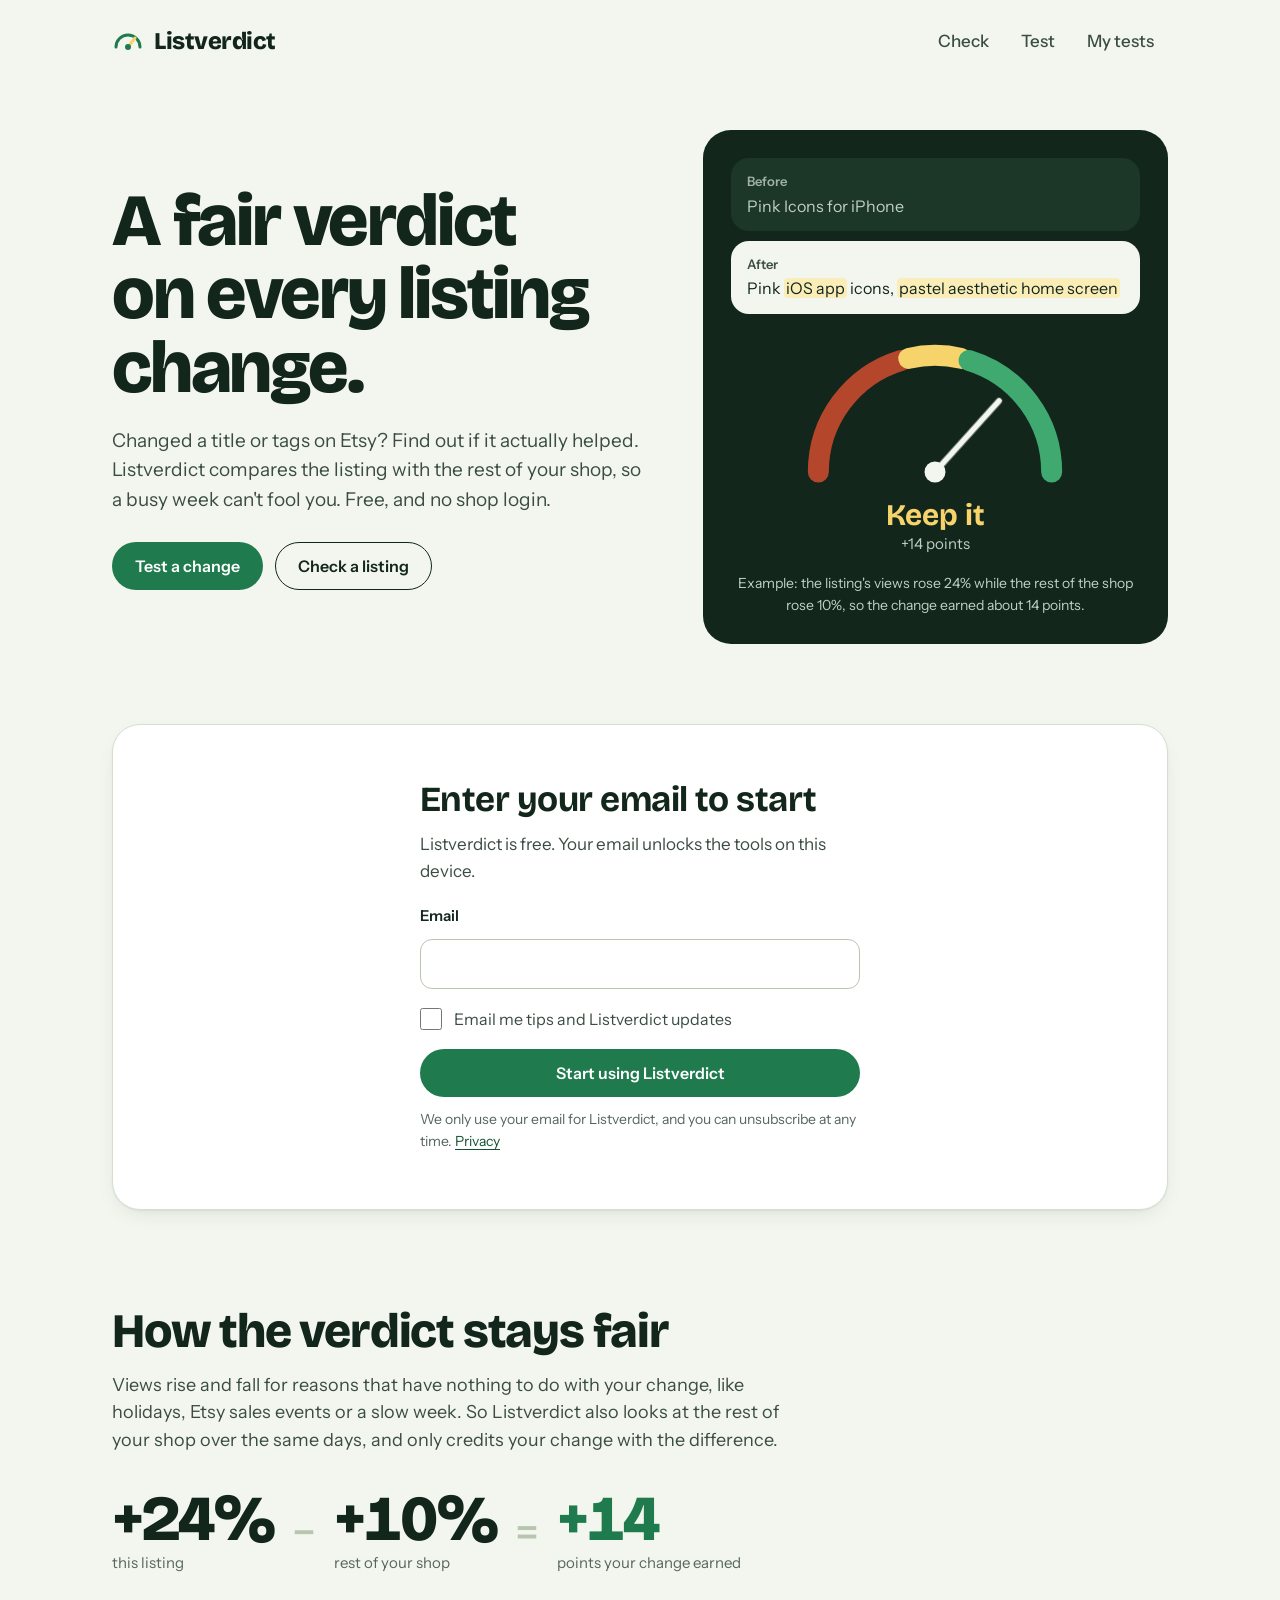
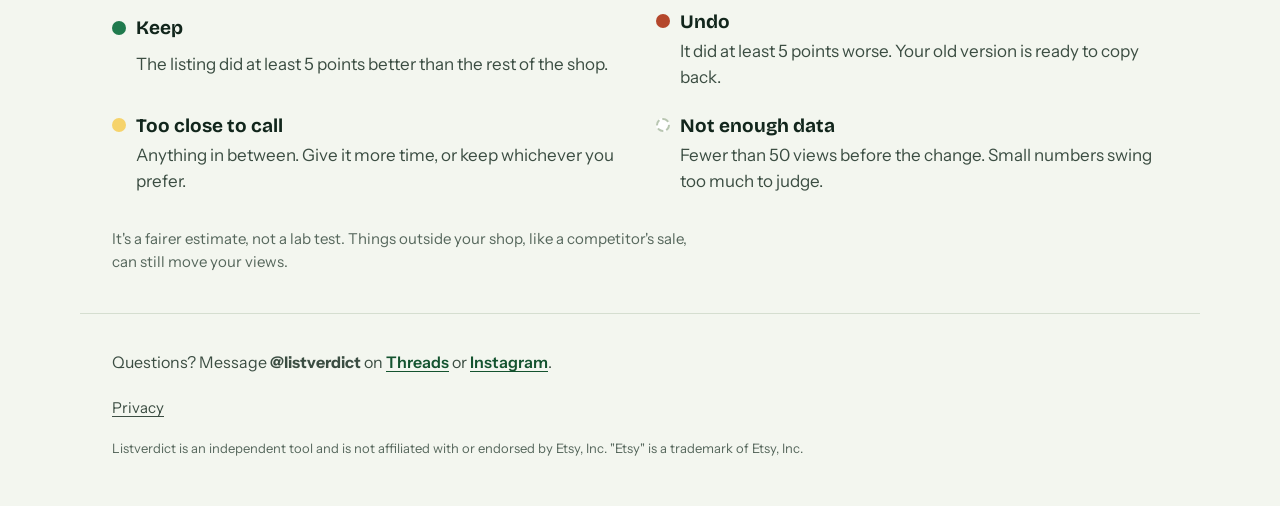
<file: index.html>
<!doctype html>
<html lang="en">
<head>
  <meta charset="utf-8">
  <meta name="viewport" content="width=device-width, initial-scale=1">
  <title>Listverdict: a fair verdict on every listing change</title>
  <meta name="description" content="A free tool for Etsy sellers. Check a listing, test a change, and get a fair keep-or-undo verdict that accounts for your whole shop.">
  <meta name="theme-color" content="#1F7A4D">
  <meta property="og:title" content="Listverdict">
  <meta property="og:description" content="A fair verdict on every listing change. Free.">
  <meta property="og:type" content="website">
  <link rel="icon" href="favicon.svg" type="image/svg+xml">
  <link rel="preconnect" href="https://fonts.googleapis.com">
  <link rel="preconnect" href="https://fonts.gstatic.com" crossorigin>
  <link rel="stylesheet" href="https://fonts.googleapis.com/css2?family=Bricolage+Grotesque:opsz,wght@12..96,500;12..96,700;12..96,800&family=Instrument+Sans:wght@400;500;600&display=swap">
  <link rel="stylesheet" href="style.css">
</head>
<body>
  <a class="skip-link" href="#app">Skip to the tool</a>

  <header class="site-header">
    <a class="brand" href="#top" aria-label="Listverdict home">
      <svg class="brand-mark" viewBox="0 0 32 32" aria-hidden="true">
        <path d="M4 22a12 12 0 0 1 24 0" fill="none" stroke="currentColor" stroke-width="3" stroke-linecap="round"/>
        <path d="M16 22l7-9" fill="none" stroke="#F6D36B" stroke-width="3" stroke-linecap="round"/>
        <circle cx="16" cy="22" r="3" fill="currentColor"/>
      </svg>
      <span>Listverdict</span>
    </a>
    <nav class="site-nav" aria-label="Tools">
      <a href="#app" data-go="check">Check</a>
      <a href="#app" data-go="test">Test</a>
      <a href="#app" data-go="tests">My tests</a>
    </nav>
  </header>

  <main id="top">
    <section class="hero">
      <div class="hero-copy">
        <h1>A fair verdict on every listing change.</h1>
        <p class="lede">Changed a title or tags on Etsy? Find out if it actually helped. Listverdict compares the listing with the rest of your shop, so a busy week can't fool you. Free, and no shop login.</p>
        <div class="hero-actions">
          <a class="btn btn-primary" href="#app" data-go="test">Test a change</a>
          <a class="btn btn-ghost" href="#app" data-go="check">Check a listing</a>
        </div>
      </div>

      <figure class="hero-demo" aria-label="Example verdict">
        <div class="demo-cards">
          <div class="demo-card demo-old">
            <span class="demo-tag">Before</span>
            <p>Pink Icons for iPhone</p>
          </div>
          <div class="demo-card demo-new">
            <span class="demo-tag">After</span>
            <p>Pink <mark>iOS app</mark> icons, <mark>pastel aesthetic home screen</mark></p>
          </div>
        </div>
        <div class="demo-meter">
          <svg class="meter" viewBox="0 0 240 140" aria-hidden="true">
            <path class="meter-zone zone-undo" d="M20 120 A100 100 0 0 1 90.8 24.4"/>
            <path class="meter-zone zone-close" d="M97.5 22.6 A100 100 0 0 1 142.5 22.6"/>
            <path class="meter-zone zone-keep" d="M149.2 24.4 A100 100 0 0 1 220 120"/>
            <g class="needle" style="--deg: 42deg">
              <line x1="120" y1="120" x2="120" y2="38"/>
            </g>
            <circle class="needle-hub" cx="120" cy="120" r="9"/>
          </svg>
          <div class="demo-result">
            <strong>Keep it</strong>
            <span>+14 points</span>
          </div>
        </div>
        <figcaption>Example: the listing's views rose 24% while the rest of the shop rose 10%, so the change earned about 14 points.</figcaption>
      </figure>
    </section>

    <section id="app" class="app" aria-label="Listverdict tools">
      <!-- Email gate: shown until the visitor enters an email on this device -->
      <div class="gate" id="gate">
        <form class="gate-form" id="gate-form" novalidate>
          <h2>Enter your email to start</h2>
          <p>Listverdict is free. Your email unlocks the tools on this device.</p>
          <label class="field-label" for="gate-email">Email</label>
          <input class="input" id="gate-email" name="email" type="email" autocomplete="email" inputmode="email" required>
          <label class="checkbox">
            <input type="checkbox" id="gate-consent" name="consent">
            <span>Email me tips and Listverdict updates</span>
          </label>
          <button class="btn btn-primary btn-wide" type="submit" id="gate-submit">Start using Listverdict</button>
          <p class="form-error" id="gate-error" role="alert"></p>
          <p class="fine">We only use your email for Listverdict, and you can unsubscribe at any time. <a href="privacy.html">Privacy</a></p>
        </form>
      </div>

      <div class="tool" id="tool" hidden>
        <div class="tabs" role="tablist" aria-label="Choose a tool">
          <button class="tab" role="tab" id="tab-check" aria-controls="panel-check" data-tab="check">Check a listing</button>
          <button class="tab" role="tab" id="tab-test" aria-controls="panel-test" data-tab="test">Test a change</button>
          <button class="tab" role="tab" id="tab-tests" aria-controls="panel-tests" data-tab="tests">My tests <span class="tab-count" id="tests-count"></span></button>
        </div>

        <!-- Check a listing -->
        <div class="panel" role="tabpanel" id="panel-check" aria-labelledby="tab-check">
          <div class="check-grid">
            <div class="check-inputs">
              <div class="field">
                <div class="field-head">
                  <label class="field-label" for="check-title">Title</label>
                  <span class="counter" id="check-title-count">0 / 140</span>
                </div>
                <textarea class="input" id="check-title" rows="3" placeholder="Paste your listing title"></textarea>
              </div>
              <div class="field">
                <div class="field-head">
                  <span class="field-label" id="check-tags-label">Tags</span>
                  <span class="counter" id="check-tags-count">0 / 13</span>
                </div>
                <div class="chips" data-chips="check-tags" aria-labelledby="check-tags-label"></div>
                <p class="hint">Press Enter or type a comma after each tag. You can paste them all at once.</p>
              </div>
              <div class="field">
                <div class="field-head">
                  <label class="field-label" for="check-desc">First lines of the description <span class="optional">(optional)</span></label>
                  <span class="counter" id="check-desc-count">0</span>
                </div>
                <textarea class="input" id="check-desc" rows="3" placeholder="Paste the start of your description"></textarea>
              </div>
            </div>
            <div class="check-results" aria-live="polite">
              <h3 class="results-title" id="check-summary">Paste a title to see tips</h3>
              <ul class="tips" id="check-tips"></ul>
            </div>
          </div>
        </div>

        <!-- Test a change (step by step) -->
        <div class="panel" role="tabpanel" id="panel-test" aria-labelledby="tab-test" hidden>
          <div class="progress" aria-hidden="true"><span class="progress-bar" id="wiz-bar"></span></div>
          <p class="step-count" id="wiz-count">Step 1 of 5</p>

          <form class="wizard" id="wizard" novalidate>
            <fieldset class="step" data-step="1">
              <legend class="step-title">Which listing are you changing?</legend>
              <p class="step-help">A short name so you can find this test later.</p>
              <input class="input input-big" id="wiz-name" type="text" maxlength="60" placeholder="e.g. Pink icon pack">
            </fieldset>

            <fieldset class="step" data-step="2" hidden>
              <legend class="step-title">Paste the version that's live now</legend>
              <p class="step-help">This is your backup. If the change doesn't work, you'll copy it back from here.</p>
              <div class="field">
                <div class="field-head">
                  <label class="field-label" for="wiz-old-title">Current title</label>
                  <span class="counter" id="wiz-old-title-count">0 / 140</span>
                </div>
                <textarea class="input" id="wiz-old-title" rows="3"></textarea>
              </div>
              <div class="field">
                <div class="field-head">
                  <span class="field-label" id="wiz-old-tags-label">Current tags <span class="optional">(optional)</span></span>
                  <span class="counter" id="wiz-old-tags-count">0 / 13</span>
                </div>
                <div class="chips" data-chips="wiz-old-tags" aria-labelledby="wiz-old-tags-label"></div>
              </div>
            </fieldset>

            <fieldset class="step" data-step="3" hidden>
              <legend class="step-title">Write the new version</legend>
              <p class="step-help">We've copied your current version in. Change only one or two things, so you know what made the difference.</p>
              <div class="field">
                <div class="field-head">
                  <label class="field-label" for="wiz-new-title">New title</label>
                  <span class="counter" id="wiz-new-title-count">0 / 140</span>
                </div>
                <textarea class="input" id="wiz-new-title" rows="3"></textarea>
              </div>
              <div class="field">
                <div class="field-head">
                  <span class="field-label" id="wiz-new-tags-label">New tags <span class="optional">(optional)</span></span>
                  <span class="counter" id="wiz-new-tags-count">0 / 13</span>
                </div>
                <div class="chips" data-chips="wiz-new-tags" aria-labelledby="wiz-new-tags-label"></div>
              </div>
            </fieldset>

            <fieldset class="step" data-step="4" hidden>
              <legend class="step-title">Views from the 14 days before the change</legend>
              <p class="step-help">In Etsy, open Shop Manager, then Stats. Set the date range to the last 14 days. Use views for both numbers.</p>
              <div class="number-pair">
                <div class="field">
                  <label class="field-label" for="wiz-before-listing">This listing's views</label>
                  <input class="input input-big" id="wiz-before-listing" type="number" inputmode="numeric" min="0" step="1">
                </div>
                <div class="field">
                  <label class="field-label" for="wiz-before-shop">Whole shop's views</label>
                  <input class="input input-big" id="wiz-before-shop" type="number" inputmode="numeric" min="0" step="1">
                </div>
              </div>
            </fieldset>

            <fieldset class="step" data-step="5" hidden>
              <legend class="step-title">Now make the change on Etsy</legend>
              <p class="step-help">Copy your new version into the listing, save it on Etsy, then start the test here.</p>
              <div class="swap" id="wiz-swap"></div>
            </fieldset>

            <p class="form-error" id="wiz-error" role="alert"></p>
            <div class="wizard-nav">
              <button class="btn btn-ghost" type="button" id="wiz-back">Back</button>
              <button class="btn btn-primary" type="submit" id="wiz-next">Next</button>
            </div>
          </form>
        </div>

        <!-- My tests -->
        <div class="panel" role="tabpanel" id="panel-tests" aria-labelledby="tab-tests" hidden>
          <div class="tests-empty" id="tests-empty">
            <h3>No tests yet</h3>
            <p>Start one and it will appear here with a countdown to its verdict.</p>
            <button class="btn btn-primary" type="button" data-tab-go="test">Test a change</button>
          </div>
          <ul class="tests" id="tests-list"></ul>
          <div class="backup">
            <p>Your tests are saved in this browser only. Download a backup to keep them safe or move them to another device.</p>
            <div class="backup-actions">
              <button class="btn btn-small" type="button" id="backup-download">Download backup</button>
              <label class="btn btn-small btn-file">Restore backup<input type="file" id="backup-restore" accept="application/json,.json"></label>
            </div>
            <p class="form-error" id="backup-error" role="alert"></p>
          </div>
        </div>
      </div>
    </section>

    <section class="fair">
      <div class="fair-copy">
        <h2>How the verdict stays fair</h2>
        <p>Views rise and fall for reasons that have nothing to do with your change, like holidays, Etsy sales events or a slow week. So Listverdict also looks at the rest of your shop over the same days, and only credits your change with the difference.</p>
      </div>
      <div class="equation" aria-label="This listing up 24 percent, minus the rest of your shop up 10 percent, equals 14 points earned by your change">
        <div class="eq-term"><span class="eq-num">+24%</span><span class="eq-label">this listing</span></div>
        <span class="eq-op" aria-hidden="true">−</span>
        <div class="eq-term"><span class="eq-num">+10%</span><span class="eq-label">rest of your shop</span></div>
        <span class="eq-op" aria-hidden="true">=</span>
        <div class="eq-term eq-answer"><span class="eq-num">+14</span><span class="eq-label">points your change earned</span></div>
      </div>
      <dl class="rules">
        <div><dt class="rule-keep">Keep</dt><dd>The listing did at least 5 points better than the rest of the shop.</dd></div>
        <div><dt class="rule-undo">Undo</dt><dd>It did at least 5 points worse. Your old version is ready to copy back.</dd></div>
        <div><dt class="rule-close">Too close to call</dt><dd>Anything in between. Give it more time, or keep whichever you prefer.</dd></div>
        <div><dt class="rule-data">Not enough data</dt><dd>Fewer than 50 views before the change. Small numbers swing too much to judge.</dd></div>
      </dl>
      <p class="fair-note">It's a fairer estimate, not a lab test. Things outside your shop, like a competitor's sale, can still move your views.</p>
    </section>
  </main>

  <footer class="site-footer">
    <p class="footer-kofi" id="kofi-wrap" hidden>Listverdict is free. If it helped, you can <a id="kofi-link" href="#" target="_blank" rel="noopener">buy me a coffee</a>.</p>
    <p class="footer-contact">Questions? Message <strong>@listverdict</strong> on <a href="https://www.threads.com/@listverdict" target="_blank" rel="noopener">Threads</a> or <a href="https://www.instagram.com/listverdict/" target="_blank" rel="noopener">Instagram</a>.</p>
    <p class="footer-links"><a href="privacy.html">Privacy</a></p>
    <p class="footer-legal">Listverdict is an independent tool and is not affiliated with or endorsed by Etsy, Inc. "Etsy" is a trademark of Etsy, Inc.</p>
  </footer>

  <dialog class="dialog" id="results-dialog" aria-labelledby="results-title">
    <form method="dialog" class="dialog-close-form"><button class="dialog-x" aria-label="Close">×</button></form>
    <div id="results-body"></div>
  </dialog>

  <div class="toast" id="toast" role="status" aria-live="polite"></div>

  <script src="script.js" defer></script>
</body>
</html>
</file>
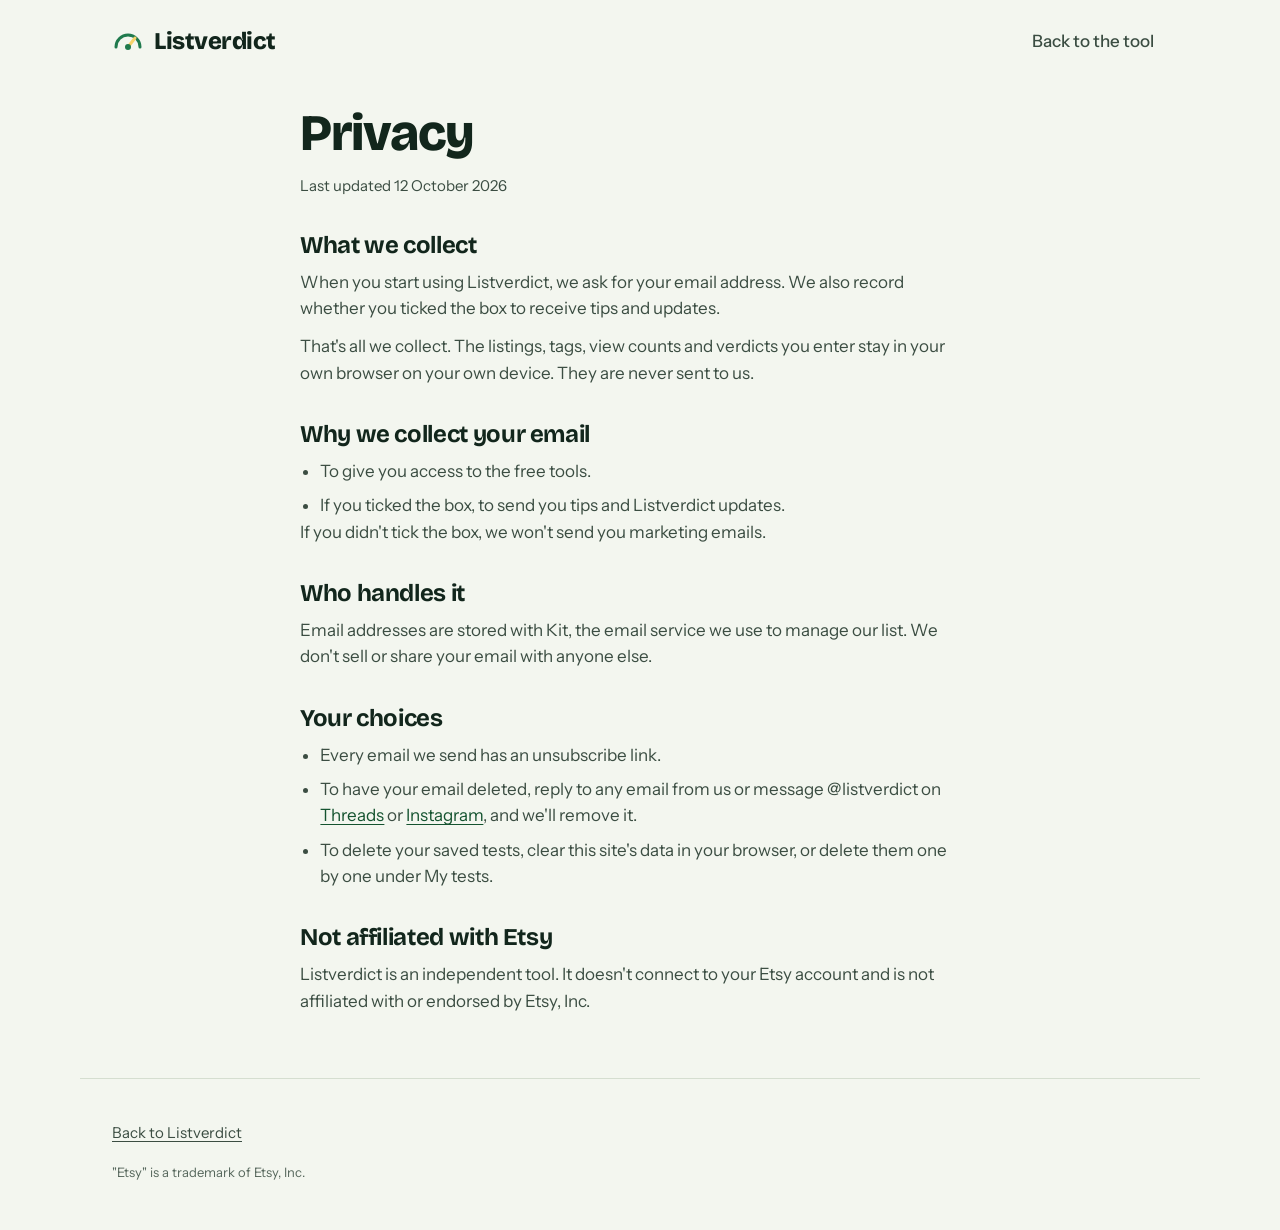
<file: privacy.html>
<!doctype html>
<html lang="en">
<head>
  <meta charset="utf-8">
  <meta name="viewport" content="width=device-width, initial-scale=1">
  <title>Privacy | Listverdict</title>
  <meta name="description" content="What Listverdict collects and why.">
  <meta name="theme-color" content="#1F7A4D">
  <link rel="icon" href="favicon.svg" type="image/svg+xml">
  <link rel="preconnect" href="https://fonts.googleapis.com">
  <link rel="preconnect" href="https://fonts.gstatic.com" crossorigin>
  <link rel="stylesheet" href="https://fonts.googleapis.com/css2?family=Bricolage+Grotesque:opsz,wght@12..96,500;12..96,700;12..96,800&family=Instrument+Sans:wght@400;500;600&display=swap">
  <link rel="stylesheet" href="style.css">
  <style>
    .prose { max-width: 720px; margin: 0 auto; padding: 24px 20px 64px; }
    .prose h1 { font-size: clamp(2.2rem, 7vw, 3.2rem); font-weight: 800; letter-spacing: -0.025em; margin-bottom: 12px; }
    .prose h2 { font-size: 1.5rem; margin: 36px 0 10px; }
    .prose p, .prose li { color: var(--ink-2); max-width: 38em; }
    .prose p + p { margin-top: 12px; }
    .prose ul { padding-left: 1.2em; margin: 10px 0 0; display: grid; gap: 8px; }
    .updated { color: var(--muted); font-size: 15px; }
  </style>
</head>
<body>
  <header class="site-header">
    <a class="brand" href="index.html" aria-label="Listverdict home">
      <svg class="brand-mark" viewBox="0 0 32 32" aria-hidden="true">
        <path d="M4 22a12 12 0 0 1 24 0" fill="none" stroke="currentColor" stroke-width="3" stroke-linecap="round"/>
        <path d="M16 22l7-9" fill="none" stroke="#F6D36B" stroke-width="3" stroke-linecap="round"/>
        <circle cx="16" cy="22" r="3" fill="currentColor"/>
      </svg>
      <span>Listverdict</span>
    </a>
    <nav class="site-nav" aria-label="Site">
      <a href="index.html">Back to the tool</a>
    </nav>
  </header>

  <main class="prose">
    <h1>Privacy</h1>
    <p class="updated">Last updated 12 October 2026</p>

    <h2>What we collect</h2>
    <p>When you start using Listverdict, we ask for your email address. We also record whether you ticked the box to receive tips and updates.</p>
    <p>That's all we collect. The listings, tags, view counts and verdicts you enter stay in your own browser on your own device. They are never sent to us.</p>

    <h2>Why we collect your email</h2>
    <ul>
      <li>To give you access to the free tools.</li>
      <li>If you ticked the box, to send you tips and Listverdict updates.</li>
    </ul>
    <p>If you didn't tick the box, we won't send you marketing emails.</p>

    <h2>Who handles it</h2>
    <p>Email addresses are stored with Kit, the email service we use to manage our list. We don't sell or share your email with anyone else.</p>

    <h2>Your choices</h2>
    <ul>
      <li>Every email we send has an unsubscribe link.</li>
      <li>To have your email deleted, reply to any email from us or message @listverdict on <a href="https://www.threads.com/@listverdict" target="_blank" rel="noopener">Threads</a> or <a href="https://www.instagram.com/listverdict/" target="_blank" rel="noopener">Instagram</a>, and we'll remove it.</li>
      <li>To delete your saved tests, clear this site's data in your browser, or delete them one by one under My tests.</li>
    </ul>

    <h2>Not affiliated with Etsy</h2>
    <p>Listverdict is an independent tool. It doesn't connect to your Etsy account and is not affiliated with or endorsed by Etsy, Inc.</p>
  </main>

  <footer class="site-footer">
    <p class="footer-links"><a href="index.html">Back to Listverdict</a></p>
    <p class="footer-legal">"Etsy" is a trademark of Etsy, Inc.</p>
  </footer>
</body>
</html>
</file>
<file: style.css>
/* Listverdict styles
   Colours and type live in the :root tokens below, so the look can be changed in one place. */

:root {
  --leaf: #1F7A4D;
  --leaf-deep: #14532F;
  --leaf-soft: #E2F0E4;
  --forest: #12261C;
  --forest-2: #1C3628;
  --paper: #F3F6EF;
  --card: #FFFFFF;
  --sun: #F6D36B;
  --sun-soft: #FBEDB8;
  --brick: #B4472B;
  --brick-soft: #F8E1D9;
  --amber-ink: #7A5200;
  --ink: #12261C;
  --ink-2: #3B4D42;
  --muted: #56675C;
  --line: #D5DED0;
  --line-strong: #B8C6B1;

  --font-display: "Bricolage Grotesque", "Avenir Next", system-ui, sans-serif;
  --font-body: "Instrument Sans", system-ui, -apple-system, "Segoe UI", sans-serif;

  --r-panel: 28px;
  --r-card: 18px;
  --r-input: 12px;
  --shadow: 0 1px 2px rgba(18, 38, 28, .06), 0 8px 24px -12px rgba(18, 38, 28, .18);

  color-scheme: light;
}

*, *::before, *::after { box-sizing: border-box; }

html { -webkit-text-size-adjust: 100%; scroll-behavior: smooth; }

body {
  margin: 0;
  background: var(--paper);
  color: var(--ink);
  font-family: var(--font-body);
  font-size: 17px;
  line-height: 1.55;
}

img, svg { display: block; max-width: 100%; }

a { color: var(--leaf-deep); text-underline-offset: 3px; }
a:hover { color: var(--leaf); }

h1, h2, h3 {
  font-family: var(--font-display);
  line-height: 1.08;
  letter-spacing: -0.015em;
  margin: 0;
}

p { margin: 0; }

button, input, textarea { font: inherit; color: inherit; }

:focus-visible {
  outline: 3px solid var(--leaf);
  outline-offset: 2px;
  border-radius: 6px;
}

[hidden] { display: none !important; }

.skip-link {
  position: absolute;
  left: 12px;
  top: -60px;
  background: var(--forest);
  color: #fff;
  padding: 10px 16px;
  border-radius: 10px;
  z-index: 50;
}
.skip-link:focus { top: 12px; color: #fff; }

/* ---------- Header ---------- */

.site-header {
  max-width: 1120px;
  margin: 0 auto;
  padding: 18px 20px;
  display: flex;
  flex-wrap: wrap;
  align-items: center;
  justify-content: space-between;
  gap: 12px 24px;
}

.brand {
  display: inline-flex;
  align-items: center;
  gap: 10px;
  text-decoration: none;
  color: var(--forest);
  font-family: var(--font-display);
  font-weight: 800;
  font-size: 24px;
  letter-spacing: -0.02em;
  min-height: 44px;
}
.brand:hover { color: var(--forest); }
.brand-mark { width: 32px; height: 32px; color: var(--leaf); }

.site-nav { display: flex; gap: 4px; flex-wrap: wrap; }
.site-nav a {
  text-decoration: none;
  color: var(--ink-2);
  font-weight: 500;
  padding: 10px 14px;
  border-radius: 999px;
  min-height: 44px;
  display: inline-flex;
  align-items: center;
}
.site-nav a:hover { background: var(--leaf-soft); color: var(--forest); }

/* ---------- Buttons ---------- */

.btn {
  display: inline-flex;
  align-items: center;
  justify-content: center;
  gap: 8px;
  min-height: 48px;
  padding: 0 22px;
  border-radius: 999px;
  border: 1.5px solid transparent;
  font-weight: 600;
  font-size: 16px;
  text-decoration: none;
  cursor: pointer;
  transition: background-color .15s ease, transform .15s ease, border-color .15s ease;
}
.btn:active { transform: translateY(1px); }
.btn:disabled { opacity: .55; cursor: not-allowed; }

.btn-primary { background: var(--leaf); color: #fff; }
.btn-primary:hover { background: var(--leaf-deep); color: #fff; }

.btn-ghost { background: transparent; border-color: var(--forest); color: var(--forest); }
.btn-ghost:hover { background: var(--forest); color: #fff; }

.btn-small {
  min-height: 44px;
  padding: 0 16px;
  font-size: 15px;
  background: var(--card);
  border-color: var(--line-strong);
  color: var(--forest);
}
.btn-small:hover { border-color: var(--forest); }

.btn-wide { width: 100%; }

.btn-file { position: relative; overflow: hidden; }
.btn-file input {
  position: absolute;
  inset: 0;
  opacity: 0;
  cursor: pointer;
}
.btn-file:focus-within { outline: 3px solid var(--leaf); outline-offset: 2px; }

/* ---------- Hero ---------- */

.hero {
  max-width: 1120px;
  margin: 0 auto;
  padding: 28px 20px 56px;
  display: grid;
  gap: 40px;
  align-items: center;
}

.hero h1 {
  font-size: clamp(2.5rem, 8vw, 4.6rem);
  font-weight: 800;
  line-height: 1.0;
  letter-spacing: -0.03em;
  max-width: 11ch;
}

.lede {
  margin-top: 20px;
  font-size: 19px;
  color: var(--ink-2);
  max-width: 34em;
}

.hero-actions { margin-top: 28px; display: flex; flex-wrap: wrap; gap: 12px; }

.hero-demo {
  margin: 0;
  background: var(--forest);
  color: #F3F6EF;
  border-radius: var(--r-panel);
  padding: 22px;
  display: grid;
  gap: 18px;
}

.demo-cards { display: grid; gap: 10px; }

.demo-card {
  border-radius: var(--r-card);
  padding: 14px 16px;
  font-size: 16px;
  line-height: 1.4;
}
.demo-old { background: var(--forest-2); color: #BFD0C3; }
.demo-new { background: var(--paper); color: var(--forest); }
.demo-new mark { background: var(--sun-soft); color: var(--forest); border-radius: 4px; padding: 0 2px; }

.demo-tag {
  display: block;
  font-size: 13px;
  font-weight: 600;
  margin-bottom: 4px;
  opacity: .8;
}

.demo-meter { display: grid; justify-items: center; gap: 4px; }
.demo-meter .meter { width: min(280px, 100%); }

.demo-result { text-align: center; display: grid; }
.demo-result strong {
  font-family: var(--font-display);
  font-size: 30px;
  color: var(--sun);
  line-height: 1.1;
}
.demo-result span { color: #BFD0C3; font-size: 15px; }

.hero-demo figcaption { font-size: 14px; color: #BFD0C3; text-align: center; }

/* Meter (used in the hero and in verdicts) */

.meter-zone { fill: none; stroke-width: 18; stroke-linecap: round; }
.zone-undo { stroke: var(--brick); }
.zone-close { stroke: var(--sun); }
.zone-keep { stroke: var(--leaf); }
.hero-demo .zone-keep { stroke: #3FA96F; }

.needle {
  transform-origin: 120px 120px;
  transform: rotate(var(--deg, 0deg));
  transition: transform 1.1s cubic-bezier(.34, 1.4, .5, 1);
}
.needle line { stroke: currentColor; stroke-width: 5; stroke-linecap: round; }
.needle-hub { fill: currentColor; }

.hero-demo .needle, .hero-demo .needle-hub { color: #F3F6EF; }

/* One page-load moment: the hero needle swings into place */
.hero-demo .needle { animation: needle-in 1.4s cubic-bezier(.34, 1.4, .5, 1) .3s both; }
.hero-demo .demo-result { animation: fade-in .4s ease 1.4s both; }

@keyframes needle-in {
  from { transform: rotate(-90deg); }
  to { transform: rotate(var(--deg)); }
}
@keyframes fade-in {
  from { opacity: 0; transform: translateY(4px); }
  to { opacity: 1; transform: none; }
}

/* ---------- App panel ---------- */

.app {
  max-width: 1120px;
  margin: 0 auto;
  padding: 0 20px;
  scroll-margin-top: 16px;
}

.gate, .tool {
  background: var(--card);
  border: 1px solid var(--line);
  border-radius: var(--r-panel);
  box-shadow: var(--shadow);
}

.gate { padding: 36px 20px; }

.gate-form {
  max-width: 440px;
  margin: 0 auto;
  display: grid;
  gap: 12px;
}
.gate-form h2 { font-size: clamp(1.7rem, 5vw, 2.2rem); }
.gate-form > p:first-of-type { color: var(--ink-2); margin-bottom: 8px; }

.checkbox {
  display: flex;
  align-items: flex-start;
  gap: 12px;
  font-size: 16px;
  color: var(--ink-2);
  cursor: pointer;
  padding: 6px 0;
}
.checkbox input {
  width: 22px;
  height: 22px;
  margin: 1px 0 0;
  accent-color: var(--leaf);
  flex: none;
}

.fine { font-size: 14px; color: var(--muted); }

.form-error { color: var(--brick); font-size: 15px; font-weight: 500; min-height: 0; }
.form-error:empty { display: none; }

/* Tabs */

.tool { padding: 14px; }

.tabs {
  display: flex;
  gap: 4px;
  padding: 4px;
  background: var(--paper);
  border-radius: 999px;
  overflow-x: auto;
  scrollbar-width: none;
}
.tabs::-webkit-scrollbar { display: none; }

.tab {
  flex: 1 0 auto;
  min-height: 44px;
  padding: 0 16px;
  border: 0;
  border-radius: 999px;
  background: transparent;
  color: var(--ink-2);
  font-weight: 600;
  font-size: 15px;
  cursor: pointer;
  white-space: nowrap;
}
.tab:hover { color: var(--forest); }
.tab[aria-selected="true"] { background: var(--forest); color: #fff; }

.tab-count {
  display: inline-block;
  min-width: 22px;
  padding: 0 6px;
  margin-left: 4px;
  border-radius: 999px;
  background: var(--sun);
  color: var(--forest);
  font-size: 13px;
  line-height: 22px;
}
.tab-count:empty { display: none; }

.panel { padding: 22px 8px 10px; }

@media (max-width: 420px) {
  .tab { padding: 0 10px; font-size: 14px; }
}

/* Fields */

.field { display: grid; gap: 6px; margin-bottom: 18px; }
.field-head { display: flex; justify-content: space-between; align-items: baseline; gap: 12px; }
.field-label { font-weight: 600; font-size: 15px; color: var(--forest); }
.optional { font-weight: 400; color: var(--muted); }
.hint { font-size: 14px; color: var(--muted); }

.counter { font-size: 14px; color: var(--muted); font-variant-numeric: tabular-nums; white-space: nowrap; }
.counter.is-warn { color: var(--amber-ink); font-weight: 600; }
.counter.is-bad { color: var(--brick); font-weight: 600; }

.input {
  width: 100%;
  min-height: 48px;
  padding: 12px 14px;
  border: 1.5px solid var(--line-strong);
  border-radius: var(--r-input);
  background: var(--card);
  font-size: 16px;
  line-height: 1.45;
  transition: border-color .15s ease;
}
.input:focus { outline: none; border-color: var(--leaf); box-shadow: 0 0 0 3px var(--leaf-soft); }
.input.is-invalid { border-color: var(--brick); }
textarea.input { resize: vertical; }
.input-big { font-size: 20px; min-height: 56px; }

/* Tag chips */

.chips {
  display: flex;
  flex-wrap: wrap;
  gap: 8px;
  padding: 8px;
  min-height: 52px;
  border: 1.5px solid var(--line-strong);
  border-radius: var(--r-input);
  background: var(--card);
  cursor: text;
}
.chips:focus-within { border-color: var(--leaf); box-shadow: 0 0 0 3px var(--leaf-soft); }

.chip {
  display: inline-flex;
  align-items: center;
  gap: 2px;
  max-width: 100%;
  padding: 0 4px 0 12px;
  min-height: 34px;
  border-radius: 999px;
  background: var(--leaf-soft);
  color: var(--forest);
  font-size: 15px;
}
.chip.is-long { background: var(--brick-soft); color: #7A2A16; }
.chip-text { overflow-wrap: anywhere; }
.chip-x {
  width: 30px;
  height: 30px;
  border: 0;
  border-radius: 999px;
  background: transparent;
  cursor: pointer;
  font-size: 18px;
  line-height: 1;
  color: inherit;
}
.chip-x:hover { background: rgba(18, 38, 28, .1); }

.chip-input {
  flex: 1 0 120px;
  min-width: 0;
  min-height: 34px;
  border: 0;
  outline: none;
  background: transparent;
  font-size: 16px;
  padding: 0 6px;
}

/* Checker */

.check-grid { display: grid; gap: 24px; }
.check-grid > * { min-width: 0; }

.check-results {
  background: var(--paper);
  border-radius: var(--r-card);
  padding: 20px;
  align-self: start;
}
.results-title { font-size: 22px; margin-bottom: 14px; }

.tips { list-style: none; margin: 0; padding: 0; display: grid; gap: 12px; }
.tip {
  display: grid;
  grid-template-columns: 22px 1fr;
  gap: 10px;
  font-size: 16px;
  line-height: 1.45;
}
.tip-icon {
  width: 22px;
  height: 22px;
  border-radius: 999px;
  display: grid;
  place-items: center;
  font-size: 13px;
  font-weight: 700;
  color: #fff;
  margin-top: 1px;
}
.tip-bad .tip-icon { background: var(--brick); }
.tip-warn .tip-icon { background: var(--sun); color: var(--forest); }
.tip-good .tip-icon { background: var(--leaf); }
.tip > span:last-child { min-width: 0; overflow-wrap: anywhere; }
.tip-tip .tip-icon { background: var(--leaf-soft); color: var(--leaf-deep); font-style: italic; font-family: Georgia, serif; }
.tip q { quotes: "\201C" "\201D"; font-weight: 600; }

/* Wizard */

.progress { height: 6px; background: var(--paper); border-radius: 999px; overflow: hidden; }
.progress-bar {
  display: block;
  height: 100%;
  width: 20%;
  background: var(--leaf);
  border-radius: 999px;
  transition: width .3s ease;
}
.step-count { margin-top: 10px; font-size: 14px; color: var(--muted); }

.wizard { max-width: 720px; }
.step { border: 0; margin: 0; padding: 0; min-width: 0; }
.step-title {
  padding: 0;
  font-family: var(--font-display);
  font-weight: 700;
  font-size: clamp(1.5rem, 4.5vw, 2rem);
  line-height: 1.12;
  letter-spacing: -0.015em;
  margin: 8px 0 8px;
}
.step-help { color: var(--ink-2); margin-bottom: 20px; max-width: 38em; }

.number-pair { display: grid; gap: 4px 16px; }

.wizard-nav { display: flex; justify-content: space-between; gap: 12px; margin-top: 8px; }
.wizard-nav .btn { min-width: 120px; }

/* Swap cards (old vs new) */

.swap {
  display: grid;
  gap: 12px;
  align-items: stretch;
}

.swap-card {
  border-radius: var(--r-card);
  padding: 16px;
  display: grid;
  gap: 10px;
  align-content: start;
}
.swap-card.is-old { background: var(--paper); border: 1.5px dashed var(--line-strong); }
.swap-card.is-new { background: var(--leaf-soft); border: 1.5px solid #A9D2B4; }

.swap-label { font-family: var(--font-display); font-weight: 700; font-size: 18px; }
.swap-title { font-size: 17px; overflow-wrap: anywhere; }
.swap-title mark { background: var(--sun-soft); color: var(--forest); border-radius: 4px; padding: 0 2px; }
.swap-tags { display: flex; flex-wrap: wrap; gap: 6px; }
.swap-tags span {
  font-size: 14px;
  padding: 3px 10px;
  border-radius: 999px;
  background: rgba(255, 255, 255, .8);
  border: 1px solid var(--line);
}
.swap-tags .is-added { background: var(--sun-soft); border-color: #E8C95A; }
.swap-copy { display: flex; flex-wrap: wrap; gap: 8px; }

.swap-btn {
  justify-self: center;
  align-self: center;
  width: 52px;
  height: 52px;
  border-radius: 999px;
  border: 0;
  background: var(--forest);
  color: #fff;
  cursor: pointer;
  display: grid;
  place-items: center;
  transition: transform .35s ease;
}
.swap-btn svg { width: 24px; height: 24px; transform: rotate(90deg); }
.swap-btn:hover { background: var(--leaf-deep); }
.swap.is-swapped .swap-btn { transform: rotate(180deg); }

.swap.is-swapped .swap-card:first-child { order: 3; }
.swap.is-swapped .swap-card:last-child { order: 1; }
.swap .swap-btn { order: 2; }
.swap.is-animating .swap-card { animation: swap-pop .35s ease; }

@keyframes swap-pop {
  0% { transform: scale(.97); opacity: .6; }
  100% { transform: none; opacity: 1; }
}

/* My tests */

.tests-empty {
  text-align: center;
  padding: 36px 12px;
  display: grid;
  justify-items: center;
  gap: 10px;
}
.tests-empty h3 { font-size: 24px; }
.tests-empty p { color: var(--ink-2); max-width: 30em; margin-bottom: 8px; }

.tests { list-style: none; margin: 0; padding: 0; display: grid; gap: 12px; }

.test-row {
  display: grid;
  grid-template-columns: 64px 1fr;
  gap: 14px;
  align-items: center;
  padding: 16px;
  border: 1px solid var(--line);
  border-radius: var(--r-card);
  background: var(--card);
}

.ring { width: 64px; height: 64px; position: relative; }
.ring svg { width: 64px; height: 64px; transform: rotate(-90deg); }
.ring-track { fill: none; stroke: var(--paper); stroke-width: 7; }
.ring-fill { fill: none; stroke: var(--leaf); stroke-width: 7; stroke-linecap: round; transition: stroke-dashoffset .6s ease; }
.ring-label {
  position: absolute;
  inset: 0;
  display: grid;
  place-items: center;
  text-align: center;
  font-size: 11px;
  line-height: 1.05;
  color: var(--muted);
}
.ring-label b { display: block; font-family: var(--font-display); font-size: 20px; color: var(--forest); }

.verdict-badge {
  width: 64px;
  height: 64px;
  border-radius: 999px;
  display: grid;
  place-items: center;
  font-family: var(--font-display);
  font-weight: 700;
  font-size: 14px;
  text-align: center;
  line-height: 1.05;
}
.badge-keep { background: var(--leaf); color: #fff; }
.badge-undo { background: var(--brick); color: #fff; }
.badge-close { background: var(--sun); color: var(--forest); }
.badge-data { background: var(--paper); color: var(--ink-2); border: 1.5px dashed var(--line-strong); }

.test-main { min-width: 0; display: grid; gap: 4px; }
.test-name { font-family: var(--font-display); font-weight: 700; font-size: 20px; overflow-wrap: anywhere; }
.test-meta { font-size: 15px; color: var(--muted); }
.test-actions { display: flex; flex-wrap: wrap; gap: 8px; margin-top: 8px; }
.btn-link {
  background: none;
  border: 0;
  color: var(--muted);
  text-decoration: underline;
  text-underline-offset: 3px;
  cursor: pointer;
  min-height: 44px;
  padding: 0 8px;
  font-size: 15px;
}
.btn-link:hover { color: var(--brick); }

.backup {
  margin-top: 24px;
  padding-top: 18px;
  border-top: 1px solid var(--line);
  display: grid;
  gap: 10px;
  font-size: 15px;
  color: var(--muted);
}
.backup-actions { display: flex; flex-wrap: wrap; gap: 8px; }

/* ---------- Fair section ---------- */

.fair {
  max-width: 1120px;
  margin: 0 auto;
  padding: 72px 20px 40px;
  display: grid;
  gap: 32px;
}
.fair h2 { font-size: clamp(2rem, 5.5vw, 3rem); font-weight: 800; letter-spacing: -0.025em; }
.fair-copy p { margin-top: 14px; color: var(--ink-2); max-width: 38em; font-size: 18px; }

.equation {
  display: flex;
  flex-wrap: wrap;
  align-items: center;
  gap: 12px 18px;
}
.eq-term { display: grid; }
.eq-num {
  font-family: var(--font-display);
  font-weight: 800;
  font-size: clamp(2.4rem, 9vw, 4rem);
  line-height: 1;
  letter-spacing: -0.03em;
  font-variant-numeric: tabular-nums;
}
.eq-label { font-size: 15px; color: var(--muted); }
.eq-op { font-family: var(--font-display); font-size: clamp(2rem, 7vw, 3rem); color: var(--line-strong); }
.eq-answer .eq-num { color: var(--leaf); }

.rules { margin: 0; display: grid; gap: 14px; }
.rules div { display: grid; gap: 2px; }
.rules dt { font-family: var(--font-display); font-weight: 700; font-size: 19px; display: flex; align-items: center; gap: 10px; }
.rules dt::before { content: ""; width: 14px; height: 14px; border-radius: 999px; flex: none; }
.rules dd { margin: 0 0 0 24px; color: var(--ink-2); }
.rule-keep::before { background: var(--leaf); }
.rule-undo::before { background: var(--brick); }
.rule-close::before { background: var(--sun); }
.rule-data::before { background: var(--card); border: 2px dashed var(--line-strong); }

.fair-note { font-size: 15px; color: var(--muted); max-width: 40em; }

/* ---------- Footer ---------- */

.site-footer {
  max-width: 1120px;
  margin: 0 auto;
  padding: 32px 20px 48px;
  border-top: 1px solid var(--line);
  display: grid;
  gap: 8px;
  font-size: 15px;
  color: var(--muted);
}
.footer-kofi { font-size: 17px; color: var(--ink-2); }
.footer-kofi a { font-weight: 600; }
.footer-contact { font-size: 16px; line-height: 2; color: var(--ink-2); }
.footer-contact a { font-weight: 600; padding: 8px 0; }
.footer-links a { color: var(--ink-2); display: inline-block; padding: 10px 0; }
.footer-legal { font-size: 13px; }

/* ---------- Dialog (results and verdicts) ---------- */

.dialog {
  width: min(560px, calc(100vw - 24px));
  max-height: calc(100vh - 24px);
  border: 0;
  border-radius: 24px;
  padding: 26px 22px 22px;
  background: var(--card);
  color: var(--ink);
  box-shadow: 0 24px 64px -16px rgba(18, 38, 28, .45);
}
.dialog::backdrop { background: rgba(18, 38, 28, .55); }
.dialog-close-form { position: absolute; top: 10px; right: 10px; margin: 0; }
.dialog-x {
  width: 44px;
  height: 44px;
  border: 0;
  border-radius: 999px;
  background: var(--paper);
  font-size: 24px;
  line-height: 1;
  cursor: pointer;
}
.dialog h2 { font-size: 26px; margin-right: 44px; margin-bottom: 8px; }
.dialog .step-help { margin-bottom: 16px; }
.dialog .wizard-nav { justify-content: flex-end; }

.notice {
  background: var(--sun-soft);
  color: var(--forest);
  border-radius: var(--r-input);
  padding: 12px 14px;
  font-size: 15px;
  margin-bottom: 16px;
}

.verdict { display: grid; gap: 14px; }
.verdict .meter { width: min(300px, 100%); justify-self: center; }
.verdict .needle, .verdict .needle-hub { color: var(--forest); }
.verdict-word {
  font-family: var(--font-display);
  font-weight: 800;
  font-size: clamp(2.2rem, 9vw, 3rem);
  line-height: 1;
  text-align: center;
  letter-spacing: -0.02em;
}
.verdict-keep .verdict-word { color: var(--leaf); }
.verdict-undo .verdict-word { color: var(--brick); }
.verdict-close .verdict-word { color: var(--amber-ink); }
.verdict-data .verdict-word { color: var(--ink-2); }
.verdict-points { text-align: center; color: var(--muted); font-size: 16px; }
.verdict-explain { color: var(--ink-2); }
.verdict-numbers {
  display: grid;
  grid-template-columns: 1fr auto;
  gap: 6px 16px;
  margin: 0;
  padding: 14px 16px;
  background: var(--paper);
  border-radius: var(--r-input);
  font-size: 15px;
}
.verdict-numbers dt { color: var(--ink-2); }
.verdict-numbers dd { margin: 0; font-weight: 600; text-align: right; font-variant-numeric: tabular-nums; }

/* ---------- Toast ---------- */

.toast {
  position: fixed;
  left: 50%;
  bottom: 20px;
  transform: translate(-50%, 20px);
  background: var(--forest);
  color: #fff;
  padding: 12px 18px;
  border-radius: 999px;
  font-weight: 500;
  font-size: 15px;
  opacity: 0;
  pointer-events: none;
  transition: opacity .2s ease, transform .2s ease;
  z-index: 100;
  max-width: calc(100vw - 32px);
  text-align: center;
}
.toast.is-on { opacity: 1; transform: translate(-50%, 0); }

/* ---------- Larger screens ---------- */

@media (min-width: 640px) {
  .number-pair { grid-template-columns: 1fr 1fr; }
  .rules { grid-template-columns: 1fr 1fr; gap: 20px 32px; }
  .tool { padding: 18px; }
  .panel { padding: 26px 14px 14px; }
  .gate { padding: 56px 32px; }
}

@media (min-width: 900px) {
  .site-header, .hero, .app, .fair, .site-footer { padding-left: 32px; padding-right: 32px; }
  .hero { grid-template-columns: 1.15fr 1fr; padding-top: 48px; padding-bottom: 80px; gap: 56px; }
  .hero-demo { padding: 28px; }
  .check-grid { grid-template-columns: 1.2fr 1fr; gap: 32px; }
  .swap { grid-template-columns: 1fr auto 1fr; }
  .swap-btn svg { transform: none; }
  .fair { grid-template-columns: 1fr 1fr; column-gap: 56px; padding-top: 96px; }
  .fair-copy, .equation { grid-column: 1 / -1; }
  .fair-copy { max-width: 760px; }
  .rules { grid-column: 1 / -1; grid-template-columns: 1fr 1fr; }
  .fair-note { grid-column: 1 / -1; }
}

/* ---------- Reduced motion ---------- */

@media (prefers-reduced-motion: reduce) {
  *, *::before, *::after {
    animation-duration: .01ms !important;
    animation-delay: 0s !important;
    transition-duration: .01ms !important;
    scroll-behavior: auto !important;
  }
}
</file>
